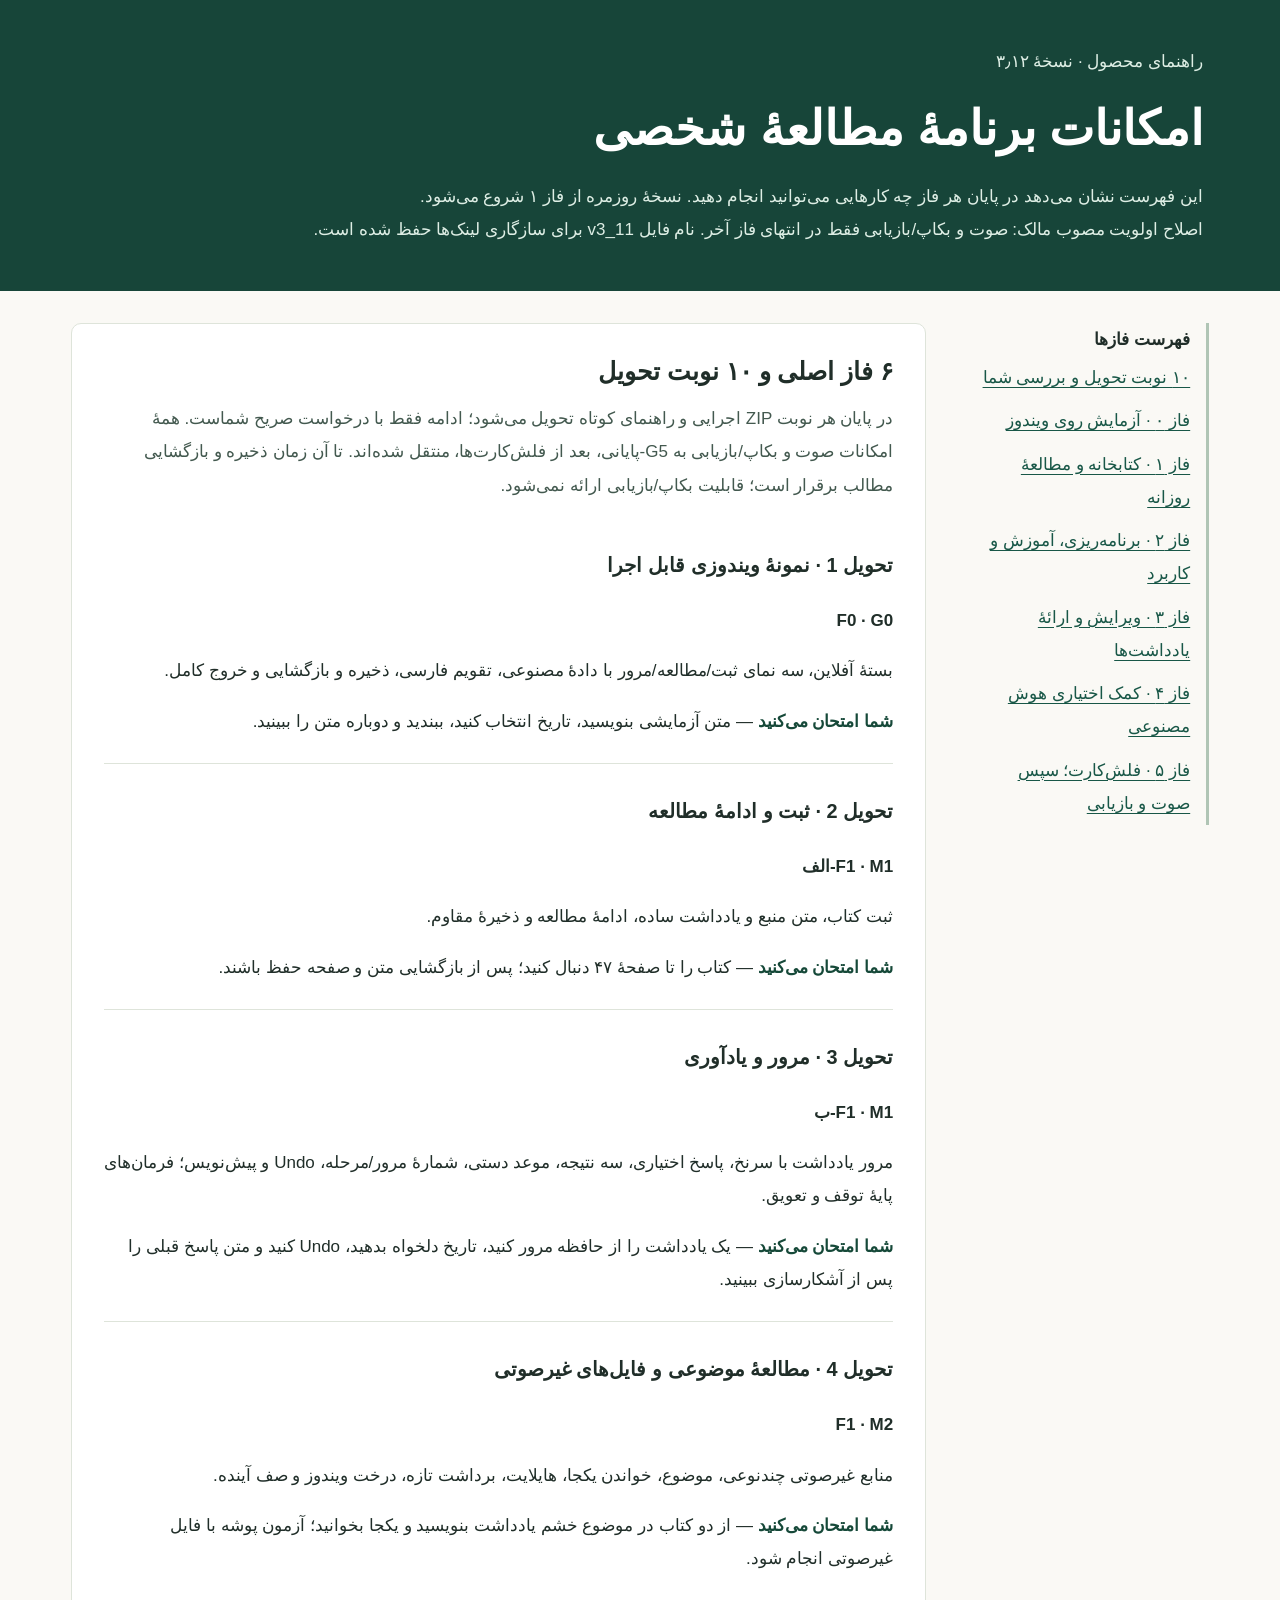
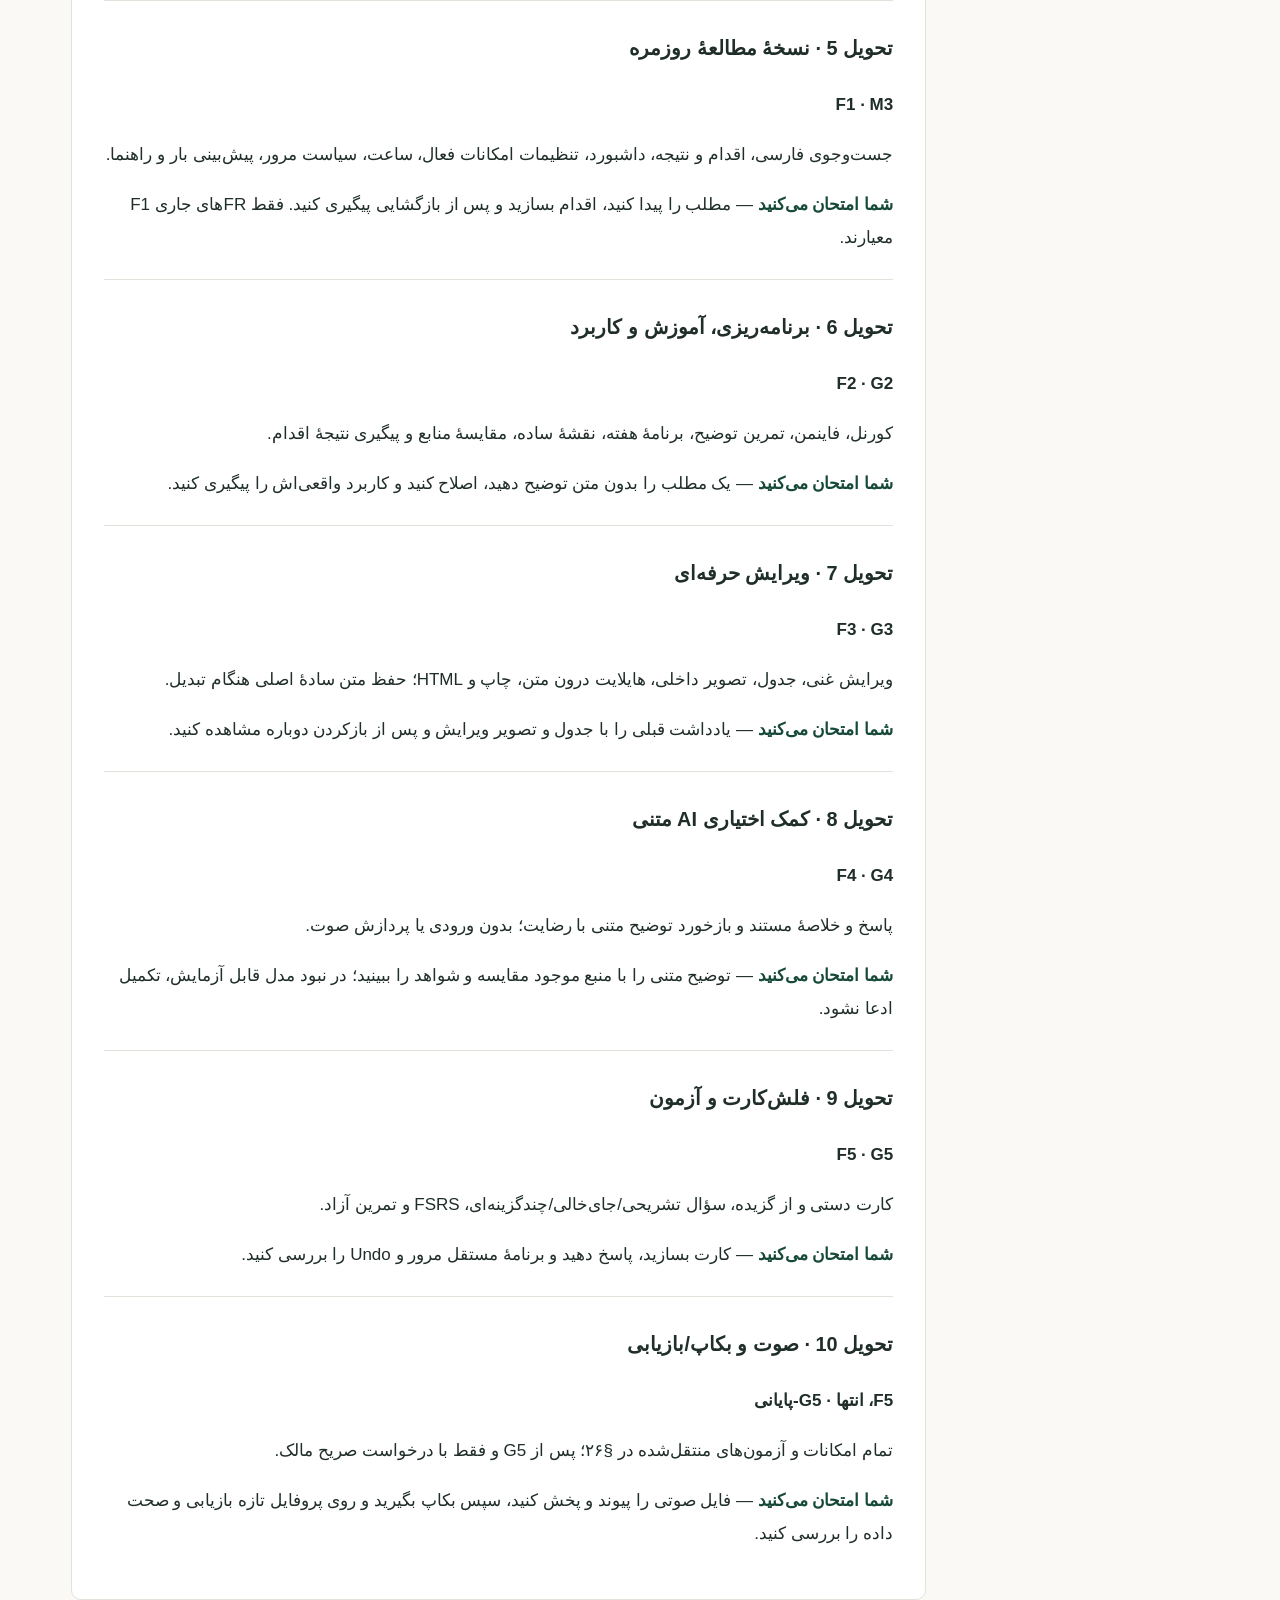
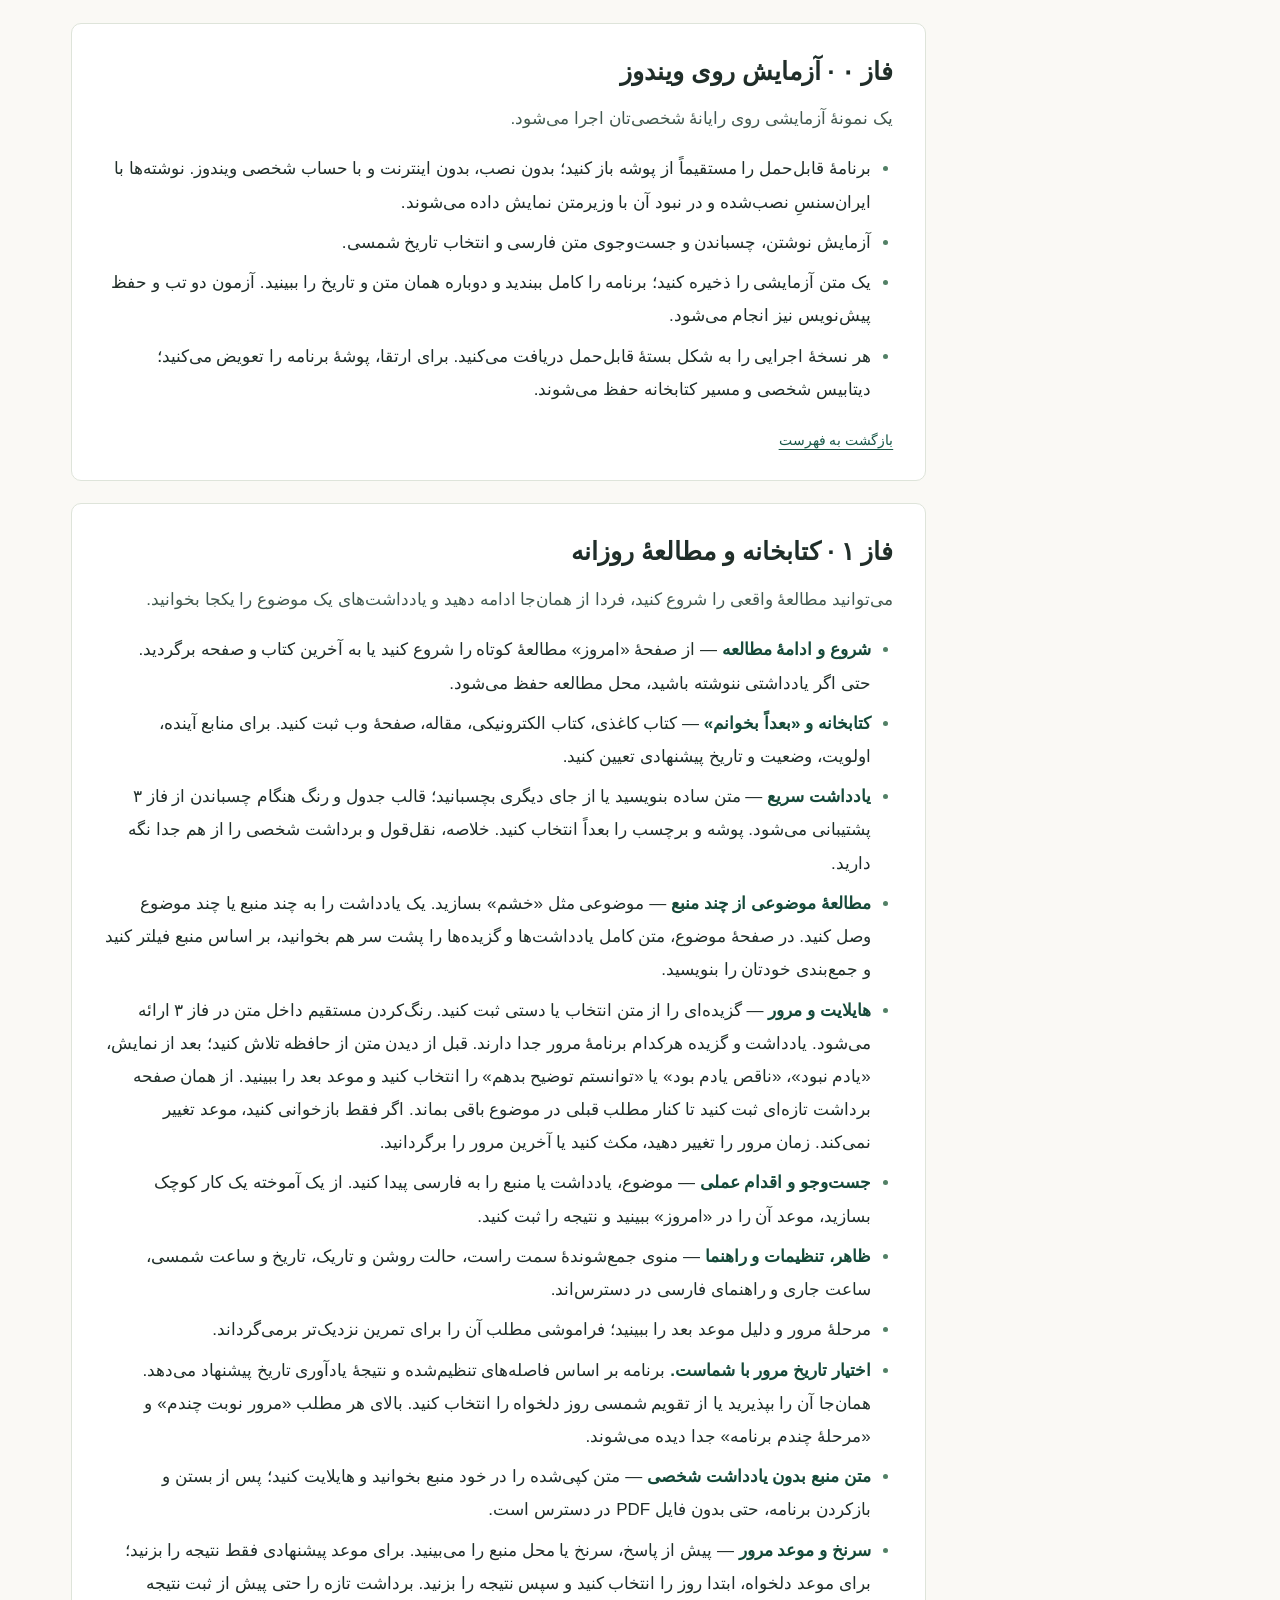
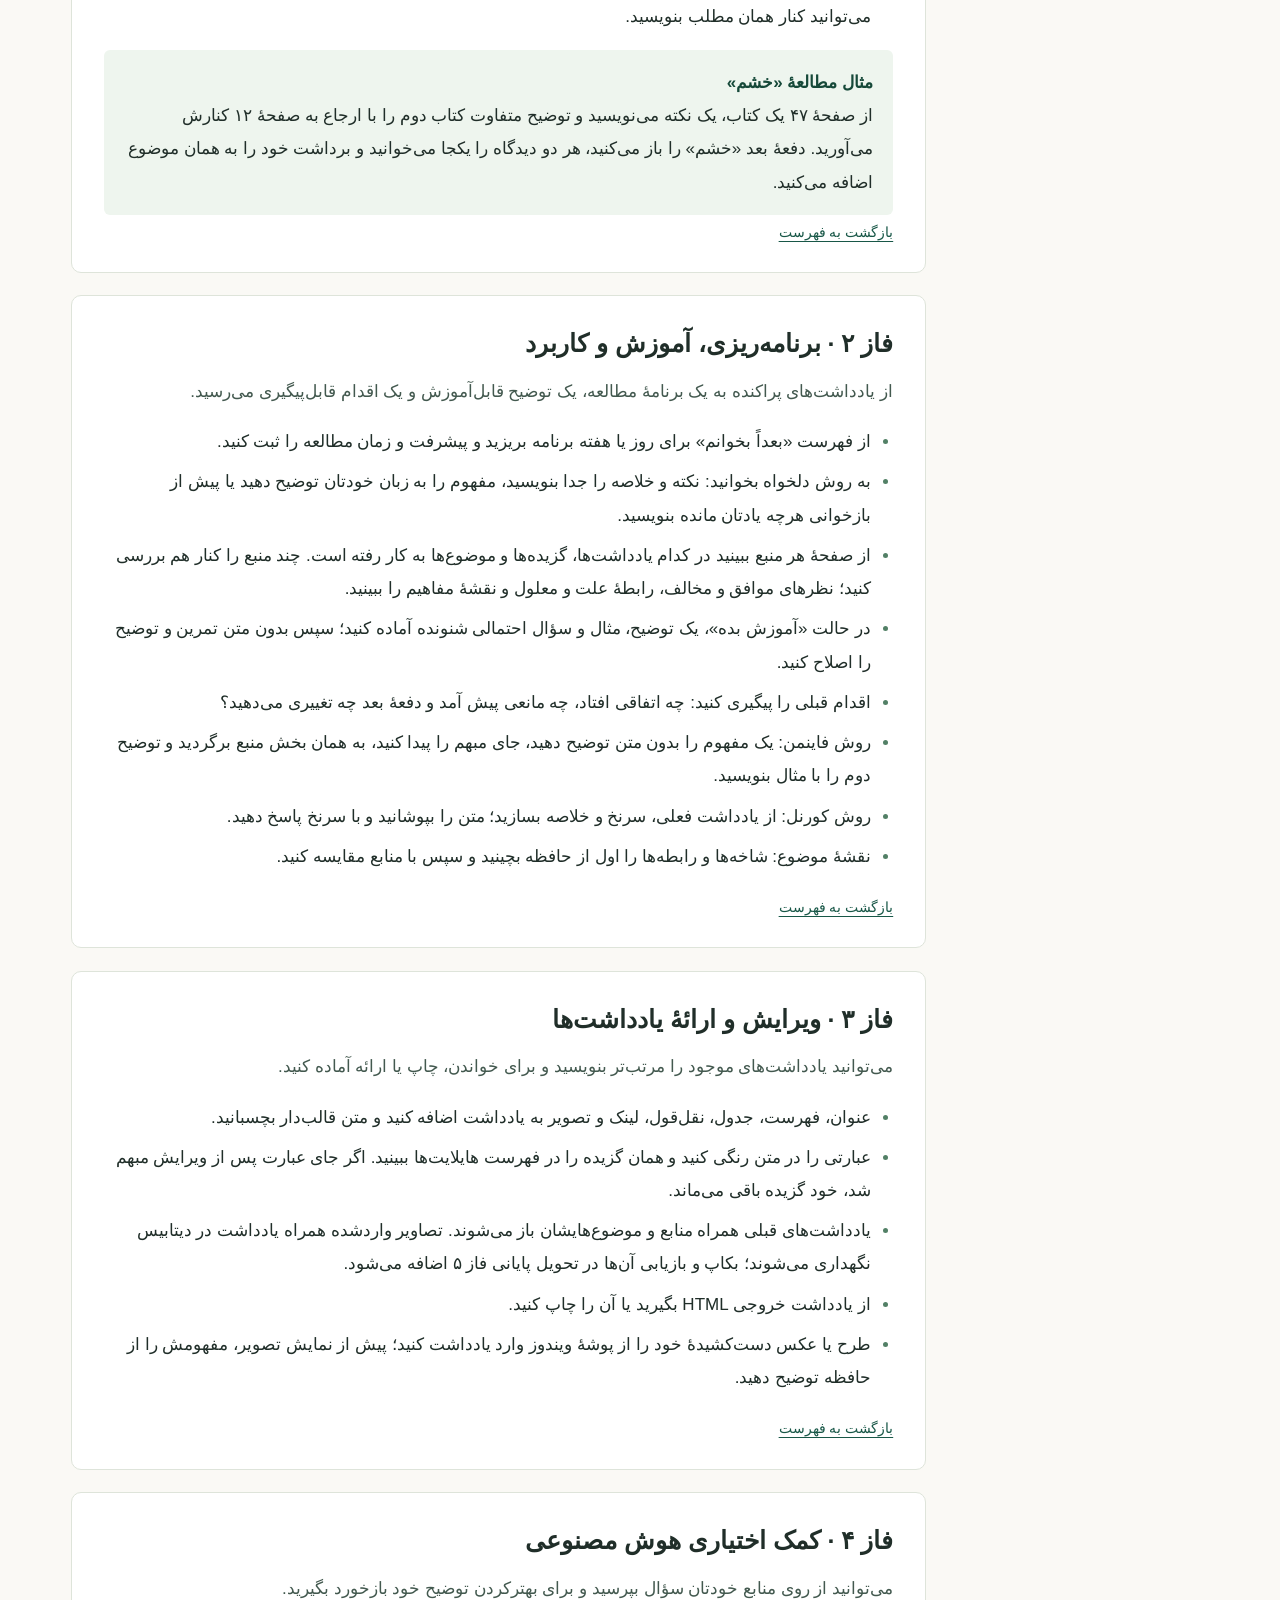
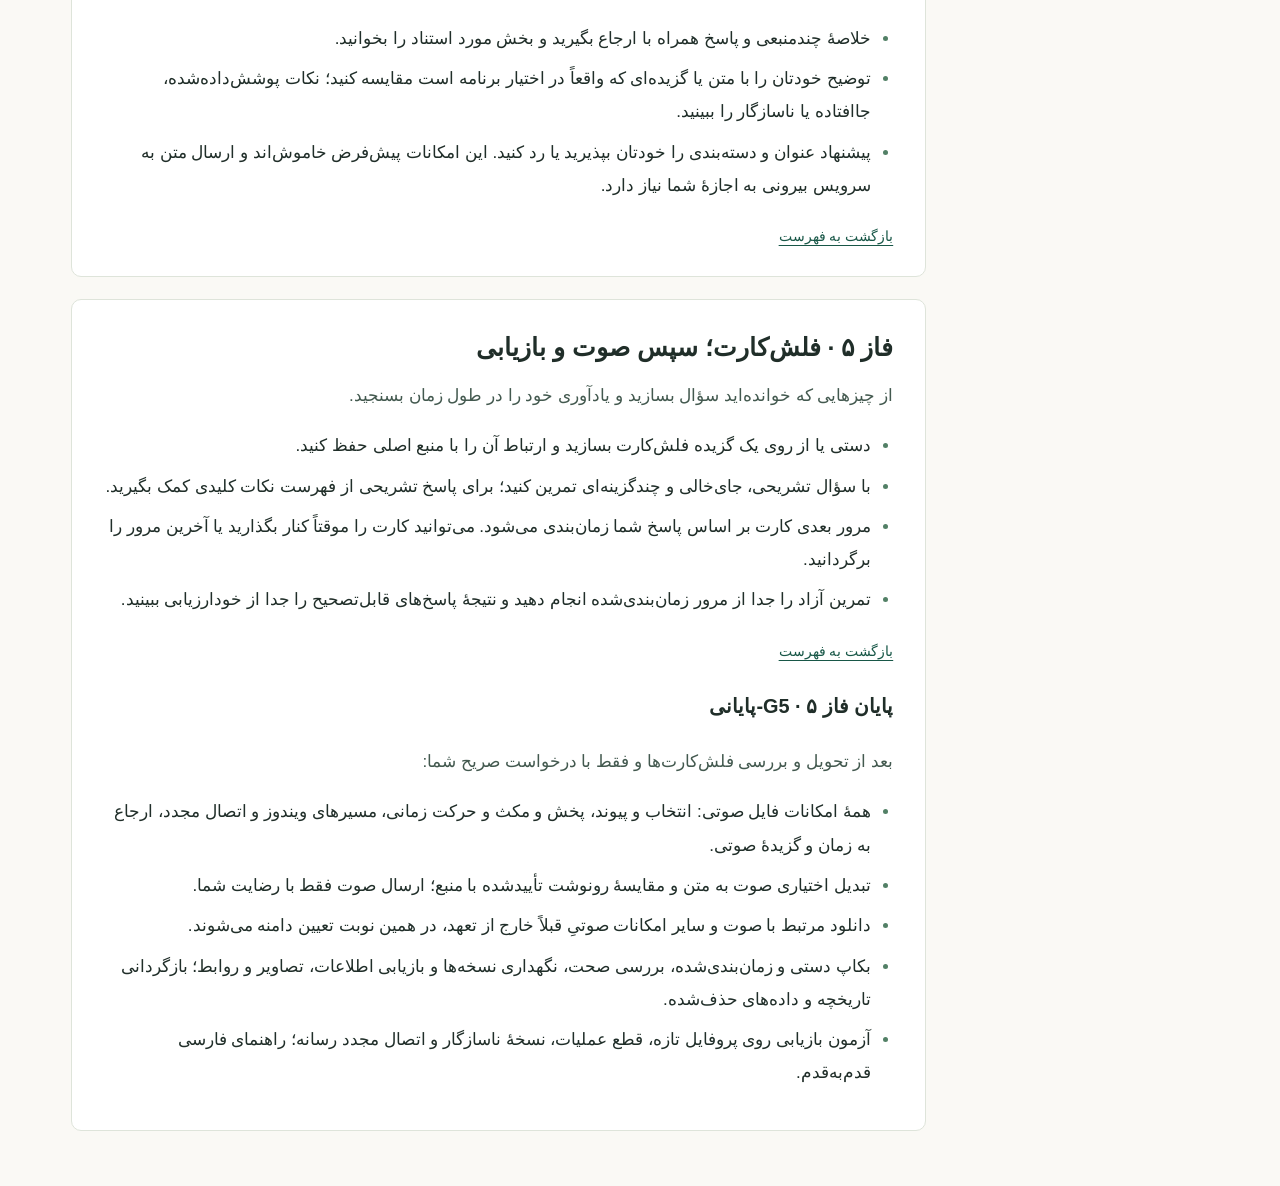
<file: PKL_Features_FA_v3_11.html>
<!doctype html><html lang="fa" dir="rtl"><meta charset="utf-8"><meta name="viewport" content="width=device-width,initial-scale=1"><title>فهرست امکانات برنامهٔ مطالعهٔ شخصی</title><style>
@font-face{font-family:StudyIran;src:local("IRANSans"),local("Iranian Sans"),local("IRANSans Regular"),local("IRANSansWeb")}*{box-sizing:border-box}body{margin:0;background:#faf9f5;color:#202e29;font:17px/1.95 StudyIran,IRANSans,Tahoma,sans-serif}header{padding:2.8rem max(6vw,1rem);background:#174539;color:white}header p{margin:0;color:#deeee5}h1{font-size:clamp(1.8rem,4vw,3rem);margin:.25rem 0}main{max-width:1180px;margin:auto;padding:2rem 1.3rem;display:grid;grid-template-columns:235px minmax(0,1fr);gap:3rem}nav{position:sticky;top:1rem;align-self:start;border-inline-start:3px solid #b0c5b5;padding-inline-start:1rem}nav a{display:block;padding:.32rem 0}a{color:#185747;text-underline-offset:4px}a:focus-visible{outline:2px solid #996526} .delivery{border-bottom:1px solid #dee4da;padding:.5rem 0}.delivery:last-of-type{border-bottom:0}section{background:white;border:1px solid #dee4da;border-radius:10px;padding:1.5rem 2rem;margin-bottom:1.4rem;scroll-margin:1rem}h2{font-size:1.55rem;margin:0}section>p{margin:.4rem 0 1rem;color:#43594f}ul{padding-inline-start:1.4rem}li{margin:.45rem 0}li::marker{color:#528066}aside{background:#eef5ee;padding:1rem 1.25rem;border-radius:6px}small{font-size:.85rem}strong{color:#164939}@media(max-width:800px){main{display:block}nav{position:static;margin:0 0 1rem}section{padding:1.25rem}}@media print{body{background:white;font-size:11pt}main{display:block;padding:0}nav,small{display:none}header{color:black;background:white;padding:0}header p{color:black}section{border:0;padding:.6rem 0}li,aside,h2{break-inside:avoid}h2{break-after:avoid}}
</style><header id="top"><p>راهنمای محصول · نسخهٔ ۳٫۱۲</p><h1>امکانات برنامهٔ مطالعهٔ شخصی</h1><p>این فهرست نشان می‌دهد در پایان هر فاز چه کارهایی می‌توانید انجام دهید. نسخهٔ روزمره از فاز ۱ شروع می‌شود.</p><p>اصلاح اولویت مصوب مالک: صوت و بکاپ/بازیابی فقط در انتهای فاز آخر. نام فایل v3_11 برای سازگاری لینک‌ها حفظ شده است.</p></header><main><nav id="contents" aria-label="فهرست فازها"><b>فهرست فازها</b><a href="#deliveries">۱۰ نوبت تحویل و بررسی شما</a><a href="#phase-0">فاز ۰ · آزمایش روی ویندوز</a><a href="#phase-1">فاز ۱ · کتابخانه و مطالعهٔ روزانه</a><a href="#phase-2">فاز ۲ · برنامه‌ریزی، آموزش و کاربرد</a><a href="#phase-3">فاز ۳ · ویرایش و ارائهٔ یادداشت‌ها</a><a href="#phase-4">فاز ۴ · کمک اختیاری هوش مصنوعی</a><a href="#phase-5">فاز ۵ · فلش‌کارت؛ سپس صوت و بازیابی</a></nav><article><section id="deliveries"><h2>۶ فاز اصلی و ۱۰ نوبت تحویل</h2><p>در پایان هر نوبت ZIP اجرایی و راهنمای کوتاه تحویل می‌شود؛ ادامه فقط با درخواست صریح شماست. همهٔ امکانات صوت و بکاپ/بازیابی به G5-پایانی، بعد از فلش‌کارت‌ها، منتقل شده‌اند. تا آن زمان ذخیره و بازگشایی مطالب برقرار است؛ قابلیت بکاپ/بازیابی ارائه نمی‌شود.</p><div class="delivery"><h3>تحویل 1 · نمونهٔ ویندوزی قابل اجرا</h3><p><b>F0 · G0</b></p><p>بستهٔ آفلاین، سه نمای ثبت/مطالعه/مرور با دادهٔ مصنوعی، تقویم فارسی، ذخیره و بازگشایی و خروج کامل.</p><p><strong>شما امتحان می‌کنید</strong> — متن آزمایشی بنویسید، تاریخ انتخاب کنید، ببندید و دوباره متن را ببینید.</p></div><div class="delivery"><h3>تحویل 2 · ثبت و ادامهٔ مطالعه</h3><p><b>F1 · M1-الف</b></p><p>ثبت کتاب، متن منبع و یادداشت ساده، ادامهٔ مطالعه و ذخیرهٔ مقاوم.</p><p><strong>شما امتحان می‌کنید</strong> — کتاب را تا صفحهٔ ۴۷ دنبال کنید؛ پس از بازگشایی متن و صفحه حفظ باشند.</p></div><div class="delivery"><h3>تحویل 3 · مرور و یادآوری</h3><p><b>F1 · M1-ب</b></p><p>مرور یادداشت با سرنخ، پاسخ اختیاری، سه نتیجه، موعد دستی، شمارهٔ مرور/مرحله، Undo و پیش‌نویس؛ فرمان‌های پایهٔ توقف و تعویق.</p><p><strong>شما امتحان می‌کنید</strong> — یک یادداشت را از حافظه مرور کنید، تاریخ دلخواه بدهید، Undo کنید و متن پاسخ قبلی را پس از آشکارسازی ببینید.</p></div><div class="delivery"><h3>تحویل 4 · مطالعهٔ موضوعی و فایل‌های غیرصوتی</h3><p><b>F1 · M2</b></p><p>منابع غیرصوتی چندنوعی، موضوع، خواندن یکجا، هایلایت، برداشت تازه، درخت ویندوز و صف آینده.</p><p><strong>شما امتحان می‌کنید</strong> — از دو کتاب در موضوع خشم یادداشت بنویسید و یکجا بخوانید؛ آزمون پوشه با فایل غیرصوتی انجام شود.</p></div><div class="delivery"><h3>تحویل 5 · نسخهٔ مطالعهٔ روزمره</h3><p><b>F1 · M3</b></p><p>جست‌وجوی فارسی، اقدام و نتیجه، داشبورد، تنظیمات امکانات فعال، ساعت، سیاست مرور، پیش‌بینی بار و راهنما.</p><p><strong>شما امتحان می‌کنید</strong> — مطلب را پیدا کنید، اقدام بسازید و پس از بازگشایی پیگیری کنید. فقط FRهای جاری F1 معیارند.</p></div><div class="delivery"><h3>تحویل 6 · برنامه‌ریزی، آموزش و کاربرد</h3><p><b>F2 · G2</b></p><p>کورنل، فاینمن، تمرین توضیح، برنامهٔ هفته، نقشهٔ ساده، مقایسهٔ منابع و پیگیری نتیجهٔ اقدام.</p><p><strong>شما امتحان می‌کنید</strong> — یک مطلب را بدون متن توضیح دهید، اصلاح کنید و کاربرد واقعی‌اش را پیگیری کنید.</p></div><div class="delivery"><h3>تحویل 7 · ویرایش حرفه‌ای</h3><p><b>F3 · G3</b></p><p>ویرایش غنی، جدول، تصویر داخلی، هایلایت درون متن، چاپ و HTML؛ حفظ متن سادهٔ اصلی هنگام تبدیل.</p><p><strong>شما امتحان می‌کنید</strong> — یادداشت قبلی را با جدول و تصویر ویرایش و پس از بازکردن دوباره مشاهده کنید.</p></div><div class="delivery"><h3>تحویل 8 · کمک اختیاری AI متنی</h3><p><b>F4 · G4</b></p><p>پاسخ و خلاصهٔ مستند و بازخورد توضیح متنی با رضایت؛ بدون ورودی یا پردازش صوت.</p><p><strong>شما امتحان می‌کنید</strong> — توضیح متنی را با منبع موجود مقایسه و شواهد را ببینید؛ در نبود مدل قابل آزمایش، تکمیل ادعا نشود.</p></div><div class="delivery"><h3>تحویل 9 · فلش‌کارت و آزمون</h3><p><b>F5 · G5</b></p><p>کارت دستی و از گزیده، سؤال تشریحی/جای‌خالی/چندگزینه‌ای، FSRS و تمرین آزاد.</p><p><strong>شما امتحان می‌کنید</strong> — کارت بسازید، پاسخ دهید و برنامهٔ مستقل مرور و Undo را بررسی کنید.</p></div><div class="delivery"><h3>تحویل 10 · صوت و بکاپ/بازیابی</h3><p><b>F5، انتها · G5-پایانی</b></p><p>تمام امکانات و آزمون‌های منتقل‌شده در §۲۶؛ پس از G5 و فقط با درخواست صریح مالک.</p><p><strong>شما امتحان می‌کنید</strong> — فایل صوتی را پیوند و پخش کنید، سپس بکاپ بگیرید و روی پروفایل تازه بازیابی و صحت داده را بررسی کنید.</p></div></section><section id="phase-0"><h2>فاز ۰ · آزمایش روی ویندوز</h2><p>یک نمونهٔ آزمایشی روی رایانهٔ شخصی‌تان اجرا می‌شود.</p><ul><li>برنامهٔ قابل‌حمل را مستقیماً از پوشه باز کنید؛ بدون نصب، بدون اینترنت و با حساب شخصی ویندوز. نوشته‌ها با ایران‌سنسِ نصب‌شده و در نبود آن با وزیرمتن نمایش داده می‌شوند.</li><li>آزمایش نوشتن، چسباندن و جست‌وجوی متن فارسی و انتخاب تاریخ شمسی.</li><li>یک متن آزمایشی را ذخیره کنید؛ برنامه را کامل ببندید و دوباره همان متن و تاریخ را ببینید. آزمون دو تب و حفظ پیش‌نویس نیز انجام می‌شود.</li><li>هر نسخهٔ اجرایی را به شکل بستهٔ قابل‌حمل دریافت می‌کنید. برای ارتقا، پوشهٔ برنامه را تعویض می‌کنید؛ دیتابیس شخصی و مسیر کتابخانه حفظ می‌شوند.</li></ul><small><a href="#contents">بازگشت به فهرست</a></small></section><section id="phase-1"><h2>فاز ۱ · کتابخانه و مطالعهٔ روزانه</h2><p>می‌توانید مطالعهٔ واقعی را شروع کنید، فردا از همان‌جا ادامه دهید و یادداشت‌های یک موضوع را یکجا بخوانید.</p><ul><li><strong>شروع و ادامهٔ مطالعه</strong> — از صفحهٔ «امروز» مطالعهٔ کوتاه را شروع کنید یا به آخرین کتاب و صفحه برگردید. حتی اگر یادداشتی ننوشته باشید، محل مطالعه حفظ می‌شود.</li><li><strong>کتابخانه و «بعداً بخوانم»</strong> — کتاب کاغذی، کتاب الکترونیکی، مقاله، صفحهٔ وب ثبت کنید. برای منابع آینده، اولویت، وضعیت و تاریخ پیشنهادی تعیین کنید.</li><li><strong>یادداشت سریع</strong> — متن ساده بنویسید یا از جای دیگری بچسبانید؛ قالب جدول و رنگ هنگام چسباندن از فاز ۳ پشتیبانی می‌شود. پوشه و برچسب را بعداً انتخاب کنید. خلاصه، نقل‌قول و برداشت شخصی را از هم جدا نگه دارید.</li><li><strong>مطالعهٔ موضوعی از چند منبع</strong> — موضوعی مثل «خشم» بسازید. یک یادداشت را به چند منبع یا چند موضوع وصل کنید. در صفحهٔ موضوع، متن کامل یادداشت‌ها و گزیده‌ها را پشت سر هم بخوانید، بر اساس منبع فیلتر کنید و جمع‌بندی خودتان را بنویسید.</li><li><strong>هایلایت و مرور</strong> — گزیده‌ای را از متن انتخاب یا دستی ثبت کنید. رنگ‌کردن مستقیم داخل متن در فاز ۳ ارائه می‌شود. یادداشت و گزیده هرکدام برنامهٔ مرور جدا دارند. قبل از دیدن متن از حافظه تلاش کنید؛ بعد از نمایش، «یادم نبود»، «ناقص یادم بود» یا «توانستم توضیح بدهم» را انتخاب کنید و موعد بعد را ببینید. از همان صفحه برداشت تازه‌ای ثبت کنید تا کنار مطلب قبلی در موضوع باقی بماند. اگر فقط بازخوانی کنید، موعد تغییر نمی‌کند. زمان مرور را تغییر دهید، مکث کنید یا آخرین مرور را برگردانید.</li><li><strong>جست‌وجو و اقدام عملی</strong> — موضوع، یادداشت یا منبع را به فارسی پیدا کنید. از یک آموخته یک کار کوچک بسازید، موعد آن را در «امروز» ببینید و نتیجه را ثبت کنید.</li><li><strong>ظاهر، تنظیمات و راهنما</strong> — منوی جمع‌شوندهٔ سمت راست، حالت روشن و تاریک، تاریخ‌ و ساعت شمسی، ساعت جاری و راهنمای فارسی در دسترس‌اند.</li><li>مرحلهٔ مرور و دلیل موعد بعد را ببینید؛ فراموشی مطلب آن را برای تمرین نزدیک‌تر برمی‌گرداند.</li><li><strong>اختیار تاریخ مرور با شماست.</strong> برنامه بر اساس فاصله‌های تنظیم‌شده و نتیجهٔ یادآوری تاریخ پیشنهاد می‌دهد. همان‌جا آن را بپذیرید یا از تقویم شمسی روز دلخواه را انتخاب کنید. بالای هر مطلب «مرور نوبت چندم» و «مرحلهٔ چندم برنامه» جدا دیده می‌شوند.</li><li><strong>متن منبع بدون یادداشت شخصی</strong> — متن کپی‌شده را در خود منبع بخوانید و هایلایت کنید؛ پس از بستن و بازکردن برنامه، حتی بدون فایل PDF در دسترس است.</li><li><strong>سرنخ و موعد مرور</strong> — پیش از پاسخ، سرنخ یا محل منبع را می‌بینید. برای موعد پیشنهادی فقط نتیجه را بزنید؛ برای موعد دلخواه، ابتدا روز را انتخاب کنید و سپس نتیجه را بزنید. برداشت تازه را حتی پیش از ثبت نتیجه می‌توانید کنار همان مطلب بنویسید.</li></ul><aside><strong>مثال مطالعهٔ «خشم»</strong><br>از صفحهٔ ۴۷ یک کتاب، یک نکته می‌نویسید و توضیح متفاوت کتاب دوم را با ارجاع به صفحهٔ ۱۲ کنارش می‌آورید. دفعهٔ بعد «خشم» را باز می‌کنید، هر دو دیدگاه را یکجا می‌خوانید و برداشت خود را به همان موضوع اضافه می‌کنید.</aside><small><a href="#contents">بازگشت به فهرست</a></small></section><section id="phase-2"><h2>فاز ۲ · برنامه‌ریزی، آموزش و کاربرد</h2><p>از یادداشت‌های پراکنده به یک برنامهٔ مطالعه، یک توضیح قابل‌آموزش و یک اقدام قابل‌پیگیری می‌رسید.</p><ul><li>از فهرست «بعداً بخوانم» برای روز یا هفته برنامه بریزید و پیشرفت و زمان مطالعه را ثبت کنید.</li><li>به روش دلخواه بخوانید: نکته و خلاصه را جدا بنویسید، مفهوم را به زبان خودتان توضیح دهید یا پیش از بازخوانی هرچه یادتان مانده بنویسید.</li><li>از صفحهٔ هر منبع ببینید در کدام یادداشت‌ها، گزیده‌ها و موضوع‌ها به کار رفته است. چند منبع را کنار هم بررسی کنید؛ نظرهای موافق و مخالف، رابطهٔ علت و معلول و نقشهٔ مفاهیم را ببینید.</li><li>در حالت «آموزش بده»، یک توضیح، مثال و سؤال احتمالی شنونده آماده کنید؛ سپس بدون متن تمرین و توضیح را اصلاح کنید.</li><li>اقدام قبلی را پیگیری کنید: چه اتفاقی افتاد، چه مانعی پیش آمد و دفعهٔ بعد چه تغییری می‌دهید؟</li><li>روش فاینمن: یک مفهوم را بدون متن توضیح دهید، جای مبهم را پیدا کنید، به همان بخش منبع برگردید و توضیح دوم را با مثال بنویسید.</li><li>روش کورنل: از یادداشت فعلی، سرنخ و خلاصه بسازید؛ متن را بپوشانید و با سرنخ پاسخ دهید.</li><li>نقشهٔ موضوع: شاخه‌ها و رابطه‌ها را اول از حافظه بچینید و سپس با منابع مقایسه کنید.</li></ul><small><a href="#contents">بازگشت به فهرست</a></small></section><section id="phase-3"><h2>فاز ۳ · ویرایش و ارائهٔ یادداشت‌ها</h2><p>می‌توانید یادداشت‌های موجود را مرتب‌تر بنویسید و برای خواندن، چاپ یا ارائه آماده کنید.</p><ul><li>عنوان، فهرست، جدول، نقل‌قول، لینک و تصویر به یادداشت اضافه کنید و متن قالب‌دار بچسبانید.</li><li>عبارتی را در متن رنگی کنید و همان گزیده را در فهرست هایلایت‌ها ببینید. اگر جای عبارت پس از ویرایش مبهم شد، خود گزیده باقی می‌ماند.</li><li>یادداشت‌های قبلی همراه منابع و موضوع‌هایشان باز می‌شوند. تصاویر واردشده همراه یادداشت در دیتابیس نگهداری می‌شوند؛ بکاپ و بازیابی آن‌ها در تحویل پایانی فاز ۵ اضافه می‌شود.</li><li>از یادداشت خروجی HTML بگیرید یا آن را چاپ کنید.</li><li>طرح یا عکس دست‌کشیدهٔ خود را از پوشهٔ ویندوز وارد یادداشت کنید؛ پیش از نمایش تصویر، مفهومش را از حافظه توضیح دهید.</li></ul><small><a href="#contents">بازگشت به فهرست</a></small></section><section id="phase-4"><h2>فاز ۴ · کمک اختیاری هوش مصنوعی</h2><p>می‌توانید از روی منابع خودتان سؤال بپرسید و برای بهترکردن توضیح خود بازخورد بگیرید.</p><ul><li>خلاصهٔ چندمنبعی و پاسخ همراه با ارجاع بگیرید و بخش مورد استناد را بخوانید.</li><li>توضیح خودتان را با متن یا گزیده‌ای که واقعاً در اختیار برنامه است مقایسه کنید؛ نکات پوشش‌داده‌شده، جاافتاده یا ناسازگار را ببینید.</li><li>پیشنهاد عنوان و دسته‌بندی را خودتان بپذیرید یا رد کنید. این امکانات پیش‌فرض خاموش‌اند و ارسال متن به سرویس بیرونی به اجازهٔ شما نیاز دارد.</li></ul><small><a href="#contents">بازگشت به فهرست</a></small></section><section id="phase-5"><h2>فاز ۵ · فلش‌کارت؛ سپس صوت و بازیابی</h2><p>از چیزهایی که خوانده‌اید سؤال بسازید و یادآوری خود را در طول زمان بسنجید.</p><ul><li>دستی یا از روی یک گزیده فلش‌کارت بسازید و ارتباط آن را با منبع اصلی حفظ کنید.</li><li>با سؤال تشریحی، جای‌خالی و چندگزینه‌ای تمرین کنید؛ برای پاسخ تشریحی از فهرست نکات کلیدی کمک بگیرید.</li><li>مرور بعدی کارت بر اساس پاسخ شما زمان‌بندی می‌شود. می‌توانید کارت را موقتاً کنار بگذارید یا آخرین مرور را برگردانید.</li><li>تمرین آزاد را جدا از مرور زمان‌بندی‌شده انجام دهید و نتیجهٔ پاسخ‌های قابل‌تصحیح را جدا از خودارزیابی ببینید.</li></ul><small><a href="#contents">بازگشت به فهرست</a></small><h3>پایان فاز ۵ · G5-پایانی</h3><p>بعد از تحویل و بررسی فلش‌کارت‌ها و فقط با درخواست صریح شما:</p><ul><li>همهٔ امکانات فایل صوتی: انتخاب و پیوند، پخش و مکث و حرکت زمانی، مسیرهای ویندوز و اتصال مجدد، ارجاع به زمان و گزیدهٔ صوتی.</li><li>تبدیل اختیاری صوت به متن و مقایسهٔ رونوشت تأییدشده با منبع؛ ارسال صوت فقط با رضایت شما.</li><li>دانلود مرتبط با صوت و سایر امکانات صوتیِ قبلاً خارج از تعهد، در همین نوبت تعیین دامنه می‌شوند.</li><li>بکاپ دستی و زمان‌بندی‌شده، بررسی صحت، نگهداری نسخه‌ها و بازیابی اطلاعات، تصاویر و روابط؛ بازگردانی تاریخچه و داده‌های حذف‌شده.</li><li>آزمون بازیابی روی پروفایل تازه، قطع عملیات، نسخهٔ ناسازگار و اتصال مجدد رسانه؛ راهنمای فارسی قدم‌به‌قدم.</li></ul></section></article></main></html>
</file>
